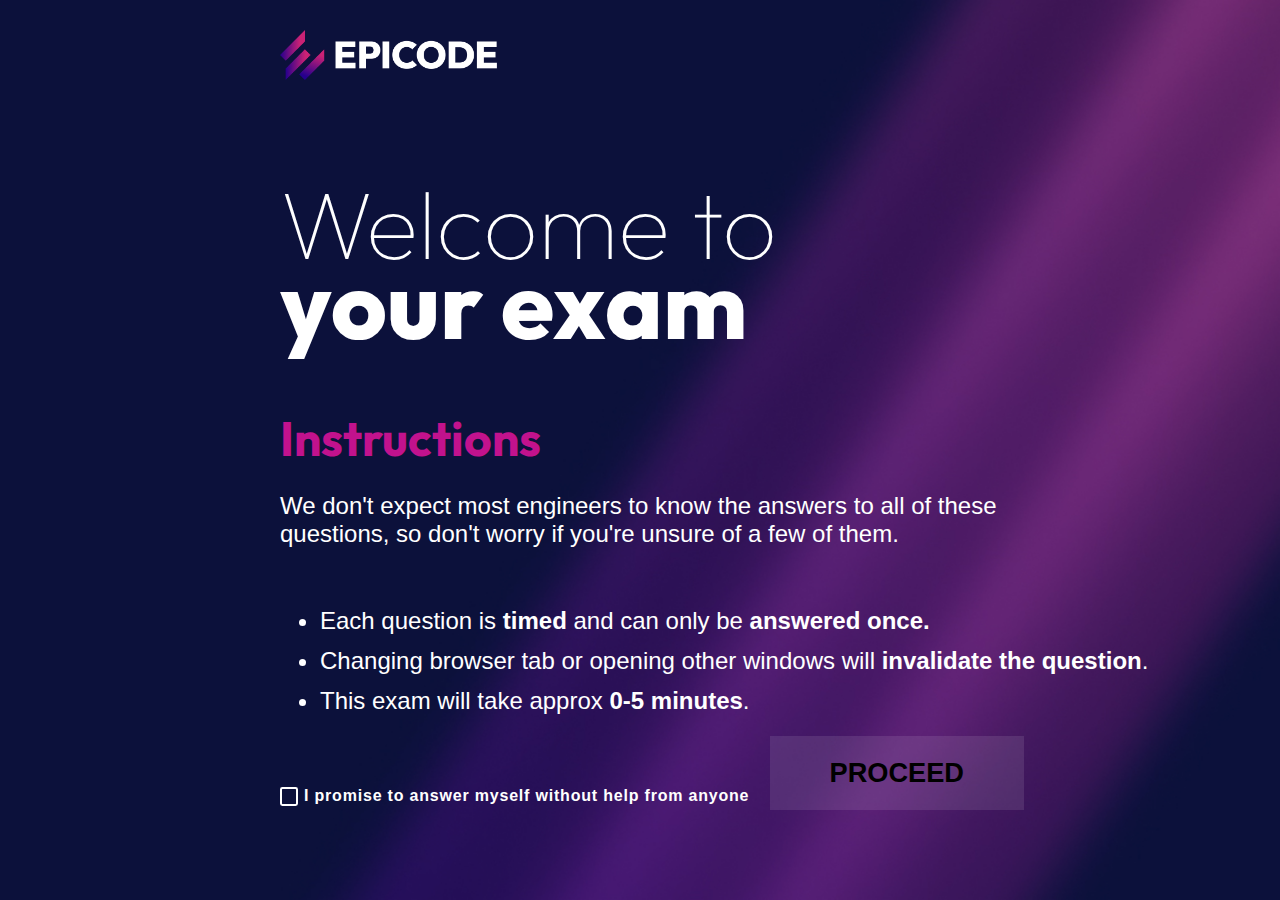
<file: index.html>
<!DOCTYPE html>
<html lang="en">
  <head>
    <meta charset="UTF-8"/>
    <meta name="viewport" content="width=device-width, initial-scale=1.0" />
    <link rel="stylesheet" href="./assets/style/homepg.css">
    <link rel="preconnect" href="https://fonts.googleapis.com%22%3E/">
    <link rel="preconnect" href="https://fonts.gstatic.com/" crossorigin>
    <link href="https://fonts.googleapis.com/css2?family=Montserrat:wght@700&family=Open+Sans&family=Outfit&family=Poppins&display=swap" rel="stylesheet">
    <title>Homepage</title>
  </head>
  <body>
    <div id="mid-container">
<nav>
  <img src="./assets/imgs/epicode_logo.png" alt="logo epicode">
</nav>
<header>
  <h1>
    Welcome to </br> <span>your exam</span>
  </h1>
</header>
  <main>
    <h3>Instructions</h3>
    <p>We don't expect most engineers to know the answers to all of these <br>questions, so don't worry if you're unsure of a few of them.</p>
    <ul>
      <li>Each question is <span class="boldText">timed</span> and can only be <span class="bold-Text">answered once.</span></li>
      <li>Changing browser tab or opening other windows will <span class="boldText">invalidate the question</span>.</li>
      <li>This exam will take approx <span class="boldText">0-5 minutes</span>.</li>
    </ul>
  </main>
  <label id="checkLabel">
    <input type="checkbox" id="Confirmation">
    I promise to answer myself without help from anyone
  </label >
  </div>
<button id="NextPage" disabled>PROCEED</button>

<script src="B1.js"></script>
  </body>
</html>
</file>
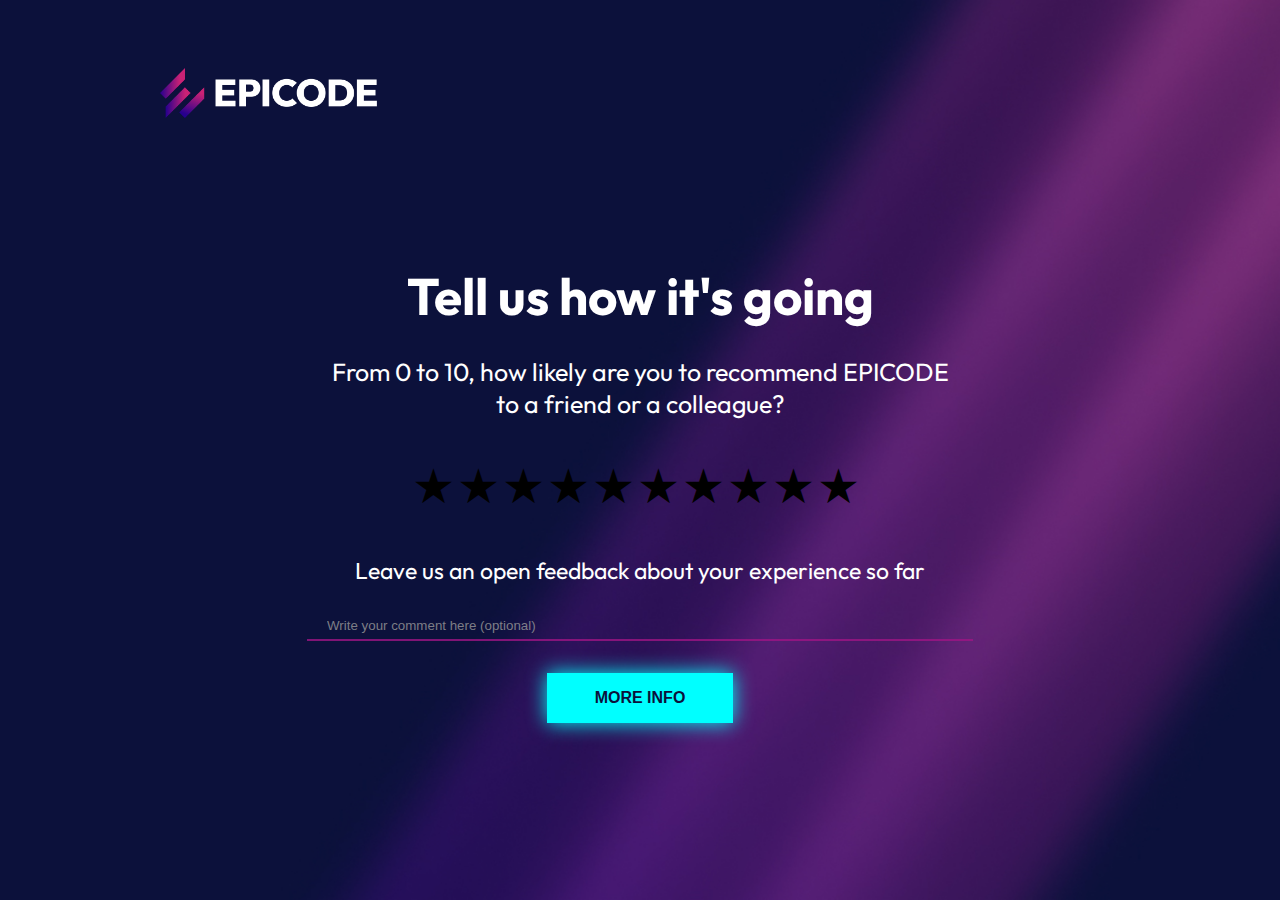
<file: feedback.html>
<!DOCTYPE html>
<html lang="en">
  <head>
    <meta charset="UTF-8" />
    <meta name="viewport" content="width=device-width, initial-scale=1.0" />
    <title>Give us a Feedback!</title>
    <link rel="stylesheet" href="./assets/style/style.css" />
    <link rel="preconnect" href="https://fonts.googleapis.com" />
    <link rel="preconnect" href="https://fonts.gstatic.com" crossorigin />
    <link href="https://fonts.googleapis.com/css2?family=Outfit&display=swap" rel="stylesheet" />
  </head>
  <body>
    <header>
      <img src="./assets/imgs/epicode_logo.png" alt="logoEpicode" />
    </header>
    <main>
      <h1>Tell us how it's going</h1>
      <p>From 0 to 10, how likely are you to recommend EPICODE <br />to a friend or a colleague?</p>
      <div class="rating">
        <input type="radio" id="star1" name="rating" value="1" />
        <label for="star1"></label>
        <input type="radio" id="star2" name="rating" value="2" />
        <label for="star2"></label>
        <input type="radio" id="star3" name="rating" value="3" />
        <label for="star3"></label>
        <input type="radio" id="star4" name="rating" value="4" />
        <label for="star4"></label>
        <input type="radio" id="star5" name="rating" value="5" />
        <label for="star5"></label>
        <input type="radio" id="star6" name="rating" value="6" />
        <label for="star6"></label>
        <input type="radio" id="star7" name="rating" value="7" />
        <label for="star7"></label>
        <input type="radio" id="star8" name="rating" value="8" />
        <label for="star8"></label>
        <input type="radio" id="star9" name="rating" value="9" />
        <label for="star9"></label>
        <input type="radio" id="star10" name="rating" value="10" />
        <label for="star10"></label>
      </div>

      <div class="feedback">
        <label for="comment">Leave us an open feedback about your experience so far</label>
        <br />
        <input type="text" placeholder="Write your comment here (optional)" required />
      </div>
      <button id="submit">MORE INFO</button>
    </main>
    <script src="./script/fb.js"></script>
  </body>
</html>
</file>
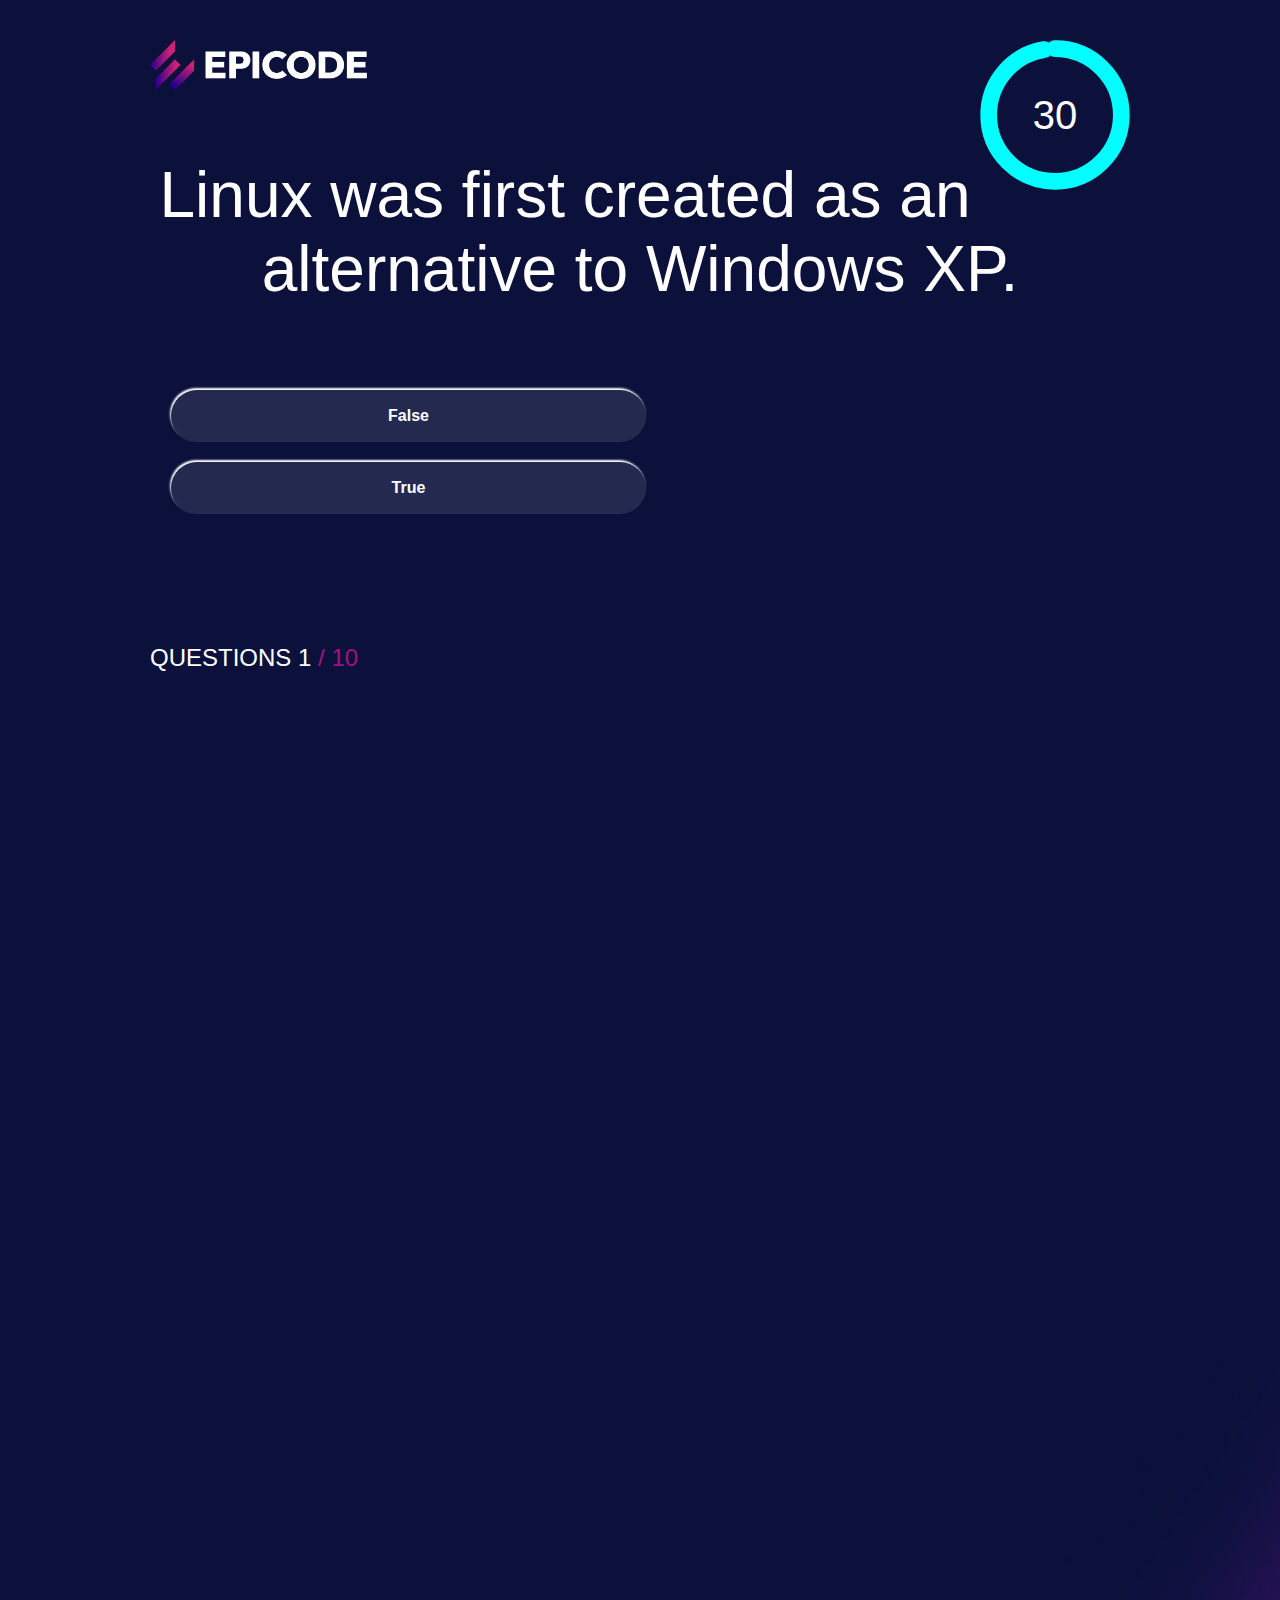
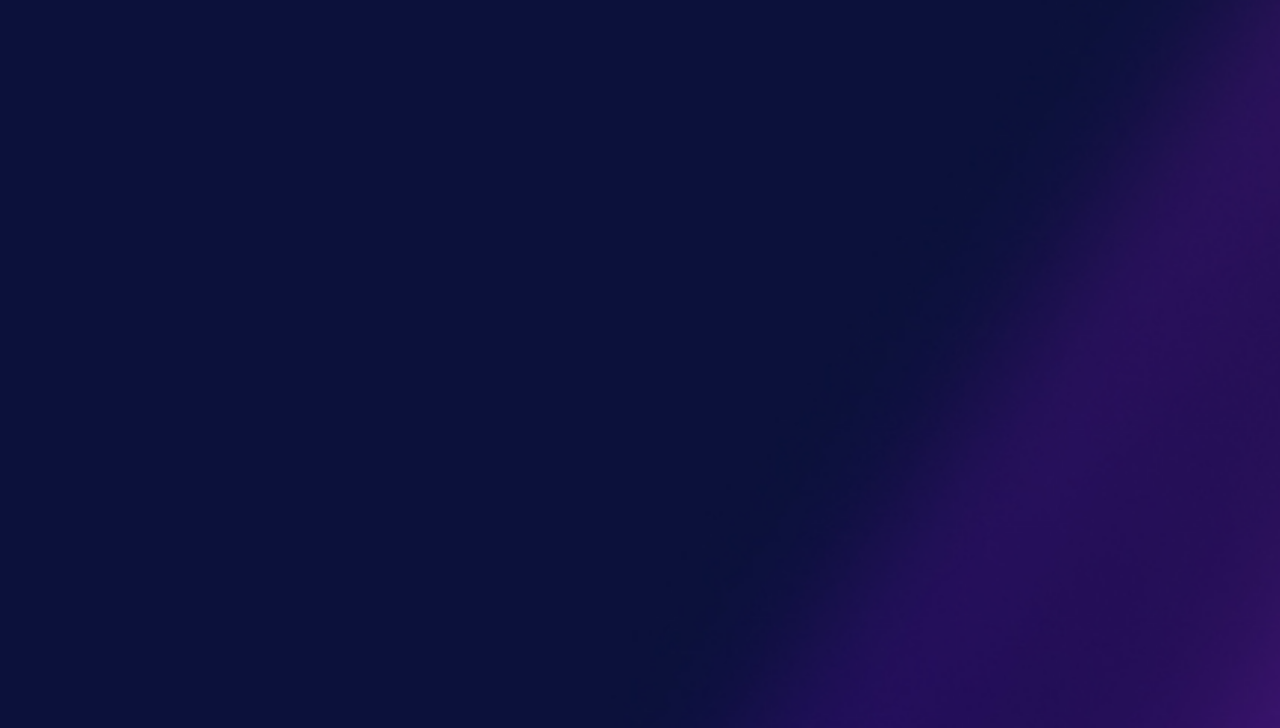
<file: questionario1.html>
<!DOCTYPE html>
<html lang="en">
  <head>
    <meta charset="UTF-8" />
    <meta name="viewport" content="width=device-width, initial-scale=1.0" />
    <link rel="stylesheet" href="./assets/style/questionario.css" />
    <title>Questionario</title>
  </head>
  <body>
    <nav>
      <img src="./assets/imgs/epicode_logo.png" alt="" />
      <div class="circle-timer">
        <svg viewBox="0 0 36 36" class="circular-chart">
          <path
            class="circle-bg"
            d="M18 2.0845
                  a 15.9155 15.9155 0 0 1 0 31.831
                  a 15.9155 15.9155 0 0 1 0 -31.831"
          />
          <path
            class="circle"
            stroke-dasharray="65, 100"
            d="M18 2.0845
                  a 15.9155 15.9155 0 0 1 0 31.831
                  a 15.9155 15.9155 0 0 1 0 -31.831"
          />
        </svg>

        <div class="time-left">60</div>
      </div>
    </nav>

    <div id="question-container"></div>
    <div id="question-index">Domanda 1 di X</div>
    <button id="next-button" onclick="nextQuestion()" style="visibility: hidden">Domanda successiva</button>
    <div id="result-container"></div>

    <script src="./script/questionario.js"></script>
  </body>
</html>
</file>
<file: assets/style/homepg.css>
body {
  background-image: url(../imgs/bg.jpg);
  color: white;
  margin-inline: 80px;
  font-family: Arial, Helvetica, sans-serif;
  background-size: cover;
}
h1,
h3 {
  font-family: "Outfit", sans-serif;
}
/* NAV STYLE  */

#mid-container {
  margin-left: 200px;
}

nav img {
  height: 50px;
}
nav {
  margin-bottom: 100px;
  margin-top: 30px;
}

h1 {
  font-size: 6rem;
  font-weight: 100;
  line-height: 5rem;
}
h1 span {
  font-weight: 780;
}
h3 {
  color: #c2128d;
  font-size: 3rem;
  margin: 0px;
}
p {
  font-size: 1.5rem;
}
ul li {
  font-size: 1.5rem;
  line-height: 2.5rem;
}
ul {
  margin-top: 53px;
  margin-bottom: 66px;
}

.boldText {
  font-weight: 600;
}
.bold-Text {
  font-weight: 600;
}

#Confirmation {
  -webkit-appearance: none;
  appearance: none;
  background-color: #fff;
  margin: 0;
  background: transparent;
  cursor: pointer;
  width: 1.15em;
  height: 1.15em;
  place-content: center;
  border: 0.15em solid white;
  border-radius: 0.15em;
  font: inherit;
  display: grid;
  box-sizing: border-box;
}

#Confirmation::before {
  content: "";
  width: 0.65em;
  height: 0.65em;
  transform: scale(0);
  transition: 120ms;
  box-shadow: inset 1em 1em #00ffff;
}

#Confirmation:checked::before {
  transform: scale(1);
}

#checkLabel {
  font-size: 1rem;
  font-weight: 600;
  letter-spacing: 0.8px;
  user-select: none; /* Il testo non verrà evidenziato con il mouse */
  display: grid;
  grid-template-columns: 1em auto;
  gap: 0.5em;
}

/* BUTTON STYLE  */
#NextPage {
  position: absolute;
  right: 20%;
  bottom: 10%;
  float: right;
  color: #0b113b;
  background-color: #00ffff;
  padding-inline: 60px;
  padding-block: 21px;
  font-size: 1.7rem;
  font-weight: 800;
  border: none;
  cursor: pointer;
  box-shadow: 0px 0px 20px 0px #00ffff;
}

#NextPage:disabled {
  background-color: rgba(255, 255, 255, 0.1);
  color: black;
  cursor: not-allowed;
  box-shadow: 0px 0px 20px 0px transparent;
}
</file>
<file: assets/style/style.css>
body {
    background-image: url(../imgs/bg.jpg);
    color: white;
    margin-inline: 80px;
    font-family: "Outfit", sans-serif;
    background-size: cover;
    background-repeat: no-repeat;
}

header img {
    margin-left: 5em;
    height: 50px;
    margin-bottom: 100px;
    margin-top: 60px;
}

main {
    text-align: center;
}

h1 {
    font-size: 3.2em;
    font-weight: bold;
    line-height: 5rem;
    margin-bottom: 20px;
}

p {
    font-size: 25px;
    margin-top: 0;
    margin-bottom: 2em;
}

.feedback {
    margin-top: 2em;
    font-size: 23px;
}

input[type="text"] {
    background-color: transparent;
    border: none;
    border-bottom: 2px solid #9d1584;
    outline: none;
    opacity: 0.8;
    margin-top: 2em;
    color: white;
    width: 48em;
    padding: 6px;
    padding-left: 20px;
}

input[type="text"]::placeholder {
    color: #999;
}

main button {
    margin-top: 2em;
    color: #0b113b;
    background-color: #00ffff;
    padding-inline: 3em;
    padding-block: 1em;
    font-size: 1rem;
    font-weight: 800;
    border: none;
    cursor: pointer;
    box-shadow: 0px 0px 20px 0px #00ffff;
}

.rating {
    font-size: 0;
    direction: rtl;
}

.rating input {
    display: none;
}

.rating label {
    cursor: pointer;
    width: 40px;
    height: 40px;
    background-color: transparent;
    margin-right: 5px;
    display: inline-block;
    font-size: 16px;
    text-align: center;
    line-height: 30px;
}

.rating label:before {
    content: "\2605";
    color: #000000;
    display: block;
    font-size: 3em;
}

.rating input:checked~label:before {
    color: #00ffff;
}
</file>
<file: assets/style/questionario.css>
body {
  background-image: url(../imgs/bg.jpg);
  background-size: cover;
  margin-inline: 150px;
  color: white;
  font-family: 'Outfit', Helvetica, sans-serif;
  box-sizing: border-box;
}

nav {
  margin-top: 40px;
  /* margin-bottom: 100px; */
}

nav img {
  height: 50px;
}

main {
  margin-inline: 50px;
}

/* QUESTIONS STYLE  */
#question-container p {
  text-align: center;
  font-size: 4rem;
  word-wrap: break-word;
  user-select: none;


}

#question-index {
  margin-top: 130px;
  text-transform: uppercase;
  font-size: 1.5rem;
}
#question-index span{
  color: #a11383
}
/* RADIO CIRCLE HIDDED */
#question-container input[type="radio"] {
  display: none;
}

/* ANSWERS STYLE  */
label {
  padding: 17px;
  display: inline-block;
  width: 45%;
  margin-top: 20px;
  background-color: rgba(255, 255, 255, 0.1);
  text-align: center;
  font-weight: 600;
  border-radius: 45px;
  margin-left: 21px;
  box-shadow: white -1px -2px 2px 0px;
  cursor: pointer;
  user-select: none;
}

label:hover {
  background: rgb(140, 0, 122);
  background: linear-gradient(0deg, rgba(140, 0, 122, 1) 0%, rgba(205, 0, 146, 1) 100%);

}

.selected {
  background: rgb(140, 0, 122);
  background: linear-gradient(0deg, rgba(140, 0, 122, 1) 0%, rgba(205, 0, 146, 1) 100%);
}


/* BUTTON STYLE  */
button {
  display: block;
  margin-top: 100px;
  padding-inline: 20px;
  padding-block: 10px;
  text-transform: uppercase;
  background-color: rgba(255, 255, 255, 0.1);
  color: white;
  border: 1px solid white;
  font-size: 1.6rem;
  cursor: pointer;
  user-select: none;
  float: right;

}

button:hover {
  background-color: rgba(255, 255, 255, 0.308);
}


.circle-timer {
  position: relative;
  width: 150px;
  height: 150px;
  float: right;
}

/* .circular-chart {
    display: block;
    width: 100%;
    padding-bottom: 100%;
    background: #fff;
    border-radius: 50%;
  } */

.circle-bg {
  fill: none;
  stroke: rgba(255, 255, 255, 0.13);
  stroke-width: 4;
  
}

.circle {
  fill: none;
  stroke: #00ffff;
  stroke-width: 4;
  stroke-linecap: round;
  animation: progress 1s ease-out forwards;
  /* transform: rotate(-90deg) scaleY(-1); */

}

.time-left {
  position: absolute;
  top: 50%;
  left: 50%;
  transform: translate(-50%, -50%);
  /* font-weight: bold; */
  font-size: 2.5rem;
}

@keyframes progress {
  0% {
    stroke-dasharray: 100 0;
  }
}

.result-svg .circle-background {
  fill: #E9E9E9;
  /* Colore di sfondo del cerchio */
}

.result-svg .text-message {
  font-family: 'Arial', sans-serif;
  font-size: 14px;
  fill: #333;
  /* Colore del testo */
}

#result-container {
  width: 108em;
  height: 103em;
}

#result-container h1 {
  display: inline-block;
  left: 38%;
  position: relative;
  top: -1%;
  font-size: 4.5rem;
}

#result-container h2 {
  display: inline;
  left: 18%;
  position: relative;
  top: 2%;
  font-size: 2rem;
  font-weight: 100;
}

#result-container svg {
  overflow: visible;
  top: 43%;
  left: 44%;
  position: absolute;
  /* height: 100%;
  width: 100%; */
}

#divSvg {
  display: inline-block;
  /* height: 300px;
  width: 300px; */
}

#wrong {
  display: inline;
  position: relative;
  left: 63%;
  top: 6%;
  font-weight: 800;
  user-select: none;
  font-size: 2rem;
}

#correct {
  position: relative;
  display: inline;
  left: -28%;
  top: 13%;
  font-weight: 900;
  user-select: none;
  font-size: 2rem;
}

#correctCounter {
  display: inline-block;
  position: relative;
  left: 1%;
  top: 8%;
  user-select: none;
  font-size: 1.5rem;
}

#wrongCounter {
  display: inline-block;
  position: relative;
  left: 41.55%;
  top: 8%;
  user-select: none;
  font-size: 1.5rem;
}

#result-container button {
  display: block;
  position: relative;
  top: 35%;
  right: 18.5%;
  padding-block: 22px;
  padding-inline: 92px;
  background-color: transparent;
}
svg text {
  line-height: 1rem;
}
#result-container button:hover {
  background-color: rgba(255, 255, 255, 0.3);
}
</file>
